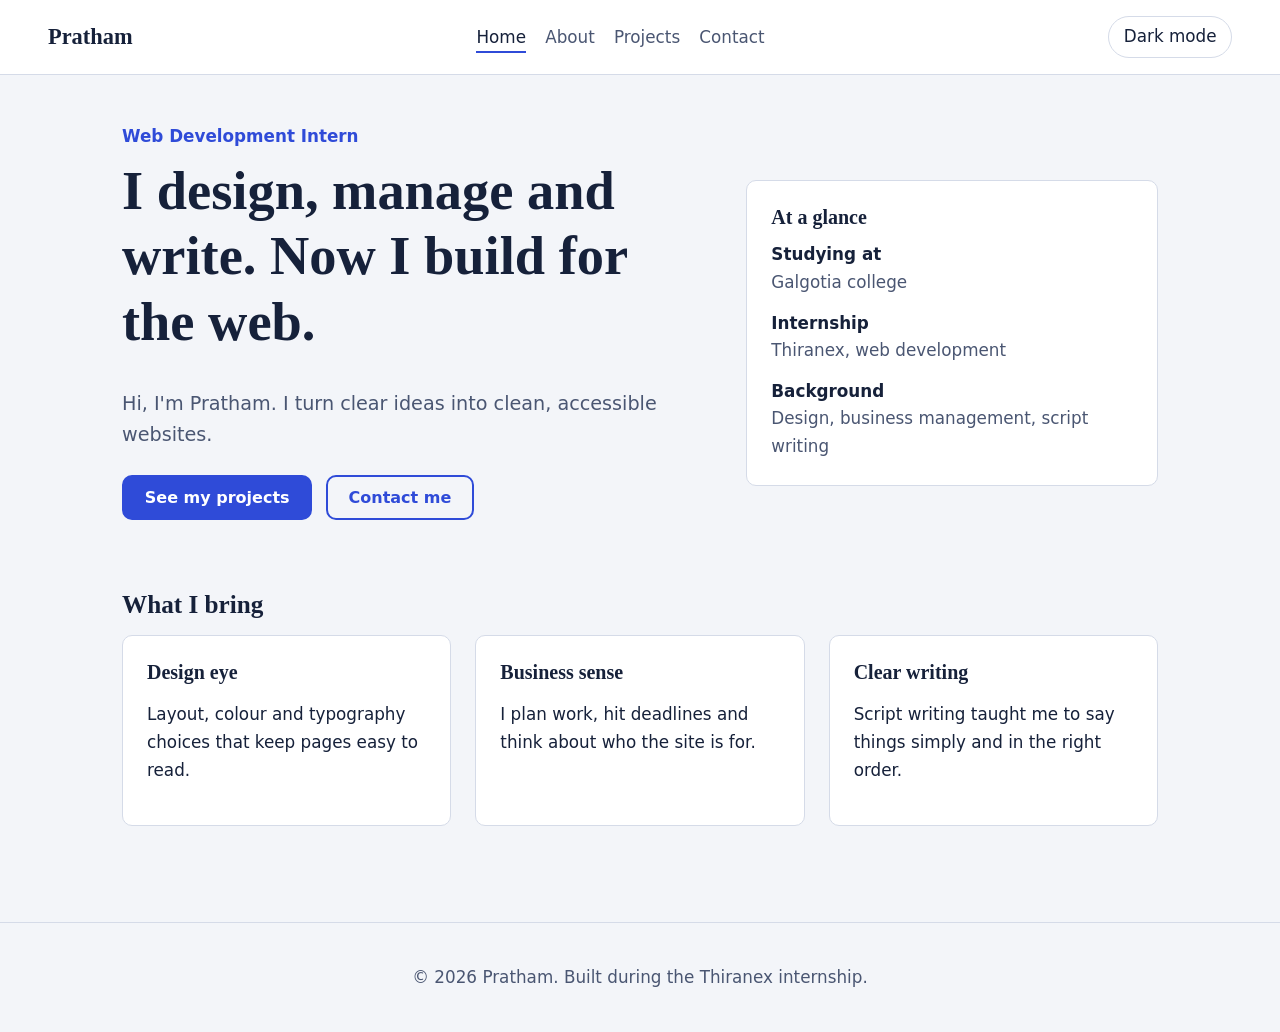
<file: index.html>
<!DOCTYPE html>
<html lang="en">
<head>
<meta charset="utf-8">
<meta name="viewport" content="width=device-width, initial-scale=1">
<title>Pratham | Web Development Intern portfolio</title>
<meta name="description" content="Portfolio of Pratham, a web development intern with a background in design, business management and script writing.">
<meta name="author" content="Pratham">
<meta property="og:title" content="Pratham | Web Development Intern portfolio">
<meta property="og:description" content="Portfolio of Pratham, a web development intern with a background in design, business management and script writing.">
<meta property="og:type" content="website">
<link rel="stylesheet" href="style.css">
<script defer src="script.js"></script>
</head>
<body>
<a class="skip" href="#main">Skip to main content</a>
<header class="site-header">
  <a class="brand" href="index.html" aria-label="Pratham, home">Pratham</a>
  <nav aria-label="Main navigation"><ul><li><a href="index.html" aria-current="page">Home</a></li><li><a href="about.html">About</a></li><li><a href="projects.html">Projects</a></li><li><a href="contact.html">Contact</a></li></ul></nav>
  <button id="theme" type="button" aria-pressed="false" aria-label="Dark mode">Dark mode</button>
</header>
<main id="main">
<section class="hero" aria-labelledby="h1">
  <div class="hero-text">
    <p class="kicker">Web Development Intern</p>
    <h1 id="h1">I design, manage and write. Now I build for the web.</h1>
    <p class="lead">Hi, I'm Pratham. I turn clear ideas into clean, accessible websites.</p>
    <p><a class="btn" href="projects.html">See my projects</a> <a class="btn ghost" href="contact.html">Contact me</a></p>
  </div>
  <aside class="card" aria-label="Quick facts">
    <h2>At a glance</h2>
    <dl>
      <dt>Studying at</dt><dd>Galgotia college</dd>
      <dt>Internship</dt><dd>Thiranex, web development</dd>
      <dt>Background</dt><dd>Design, business management, script writing</dd>
    </dl>
  </aside>
</section>
<section aria-labelledby="skills"><h2 id="skills">What I bring</h2>
  <div class="grid3">
    <article class="card"><h3>Design eye</h3><p>Layout, colour and typography choices that keep pages easy to read.</p></article>
    <article class="card"><h3>Business sense</h3><p>I plan work, hit deadlines and think about who the site is for.</p></article>
    <article class="card"><h3>Clear writing</h3><p>Script writing taught me to say things simply and in the right order.</p></article>
  </div>
</section>
</main>
<footer class="site-footer"><p>&copy; 2026 Pratham. Built during the Thiranex internship.</p></footer>
</body>
</html>
</file>
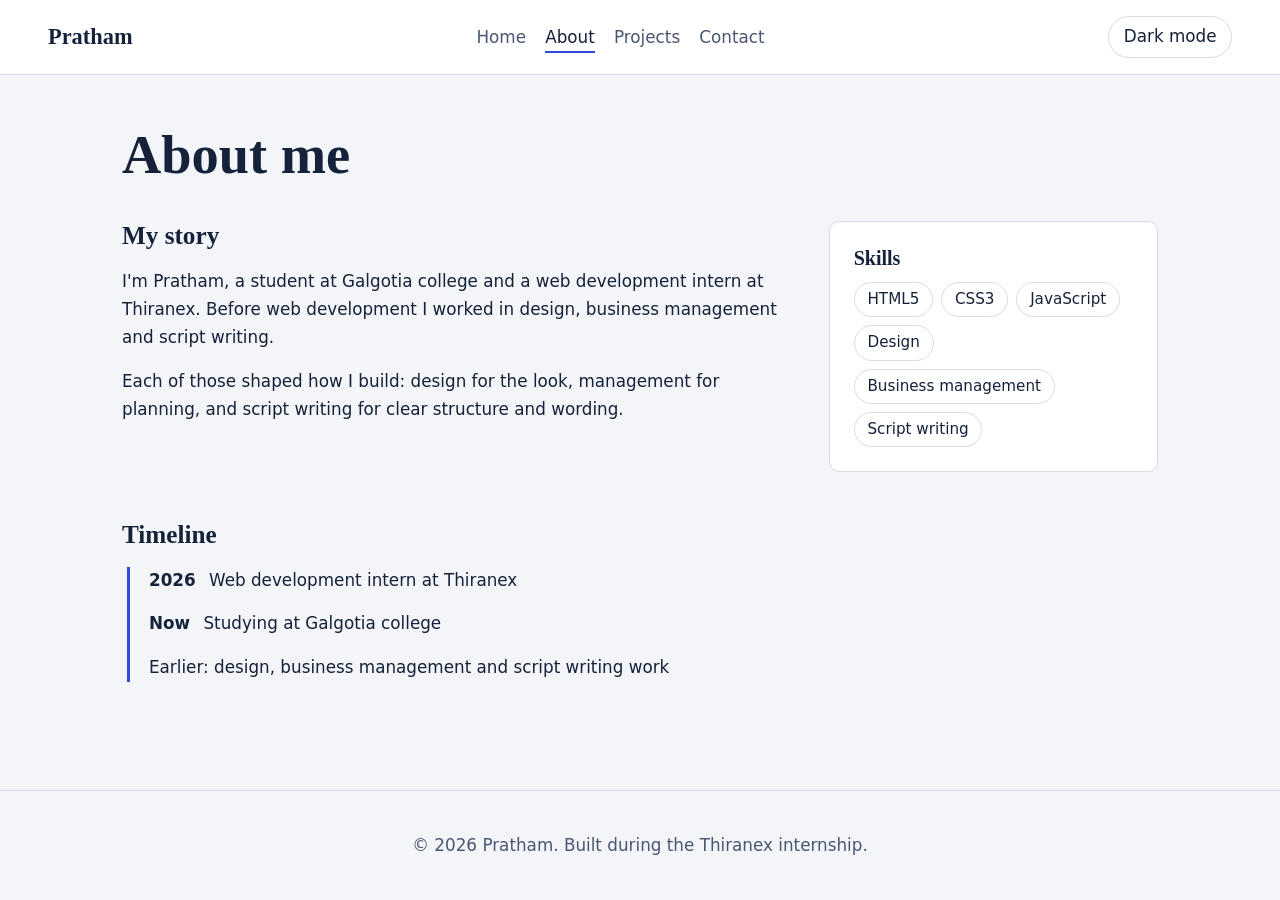
<file: about.html>
<!DOCTYPE html>
<html lang="en">
<head>
<meta charset="utf-8">
<meta name="viewport" content="width=device-width, initial-scale=1">
<title>About Pratham | Web Development Intern</title>
<meta name="description" content="About Pratham: background in design, business management and script writing, now learning web development.">
<meta name="author" content="Pratham">
<meta property="og:title" content="About Pratham | Web Development Intern">
<meta property="og:description" content="About Pratham: background in design, business management and script writing, now learning web development.">
<meta property="og:type" content="website">
<link rel="stylesheet" href="style.css">
<script defer src="script.js"></script>
</head>
<body>
<a class="skip" href="#main">Skip to main content</a>
<header class="site-header">
  <a class="brand" href="index.html" aria-label="Pratham, home">Pratham</a>
  <nav aria-label="Main navigation"><ul><li><a href="index.html">Home</a></li><li><a href="about.html" aria-current="page">About</a></li><li><a href="projects.html">Projects</a></li><li><a href="contact.html">Contact</a></li></ul></nav>
  <button id="theme" type="button" aria-pressed="false" aria-label="Dark mode">Dark mode</button>
</header>
<main id="main">
<section aria-labelledby="h1"><h1 id="h1">About me</h1>
<div class="two">
  <article>
    <h2>My story</h2>
    <p>I'm Pratham, a student at Galgotia college and a web development intern at Thiranex. Before web development I worked in design, business management and script writing.</p>
    <p>Each of those shaped how I build: design for the look, management for planning, and script writing for clear structure and wording.</p>
  </article>
  <aside class="card" aria-labelledby="sk"><h2 id="sk">Skills</h2>
    <ul class="tags"><li>HTML5</li><li>CSS3</li><li>JavaScript</li><li>Design</li><li>Business management</li><li>Script writing</li></ul>
  </aside>
</div></section>
<section aria-labelledby="tl"><h2 id="tl">Timeline</h2>
<ol class="timeline">
  <li><time datetime="2026">2026</time> Web development intern at Thiranex</li>
  <li><time datetime="2026">Now</time> Studying at Galgotia college</li>
  <li>Earlier: design, business management and script writing work</li>
</ol></section>
</main>
<footer class="site-footer"><p>&copy; 2026 Pratham. Built during the Thiranex internship.</p></footer>
</body>
</html>
</file>
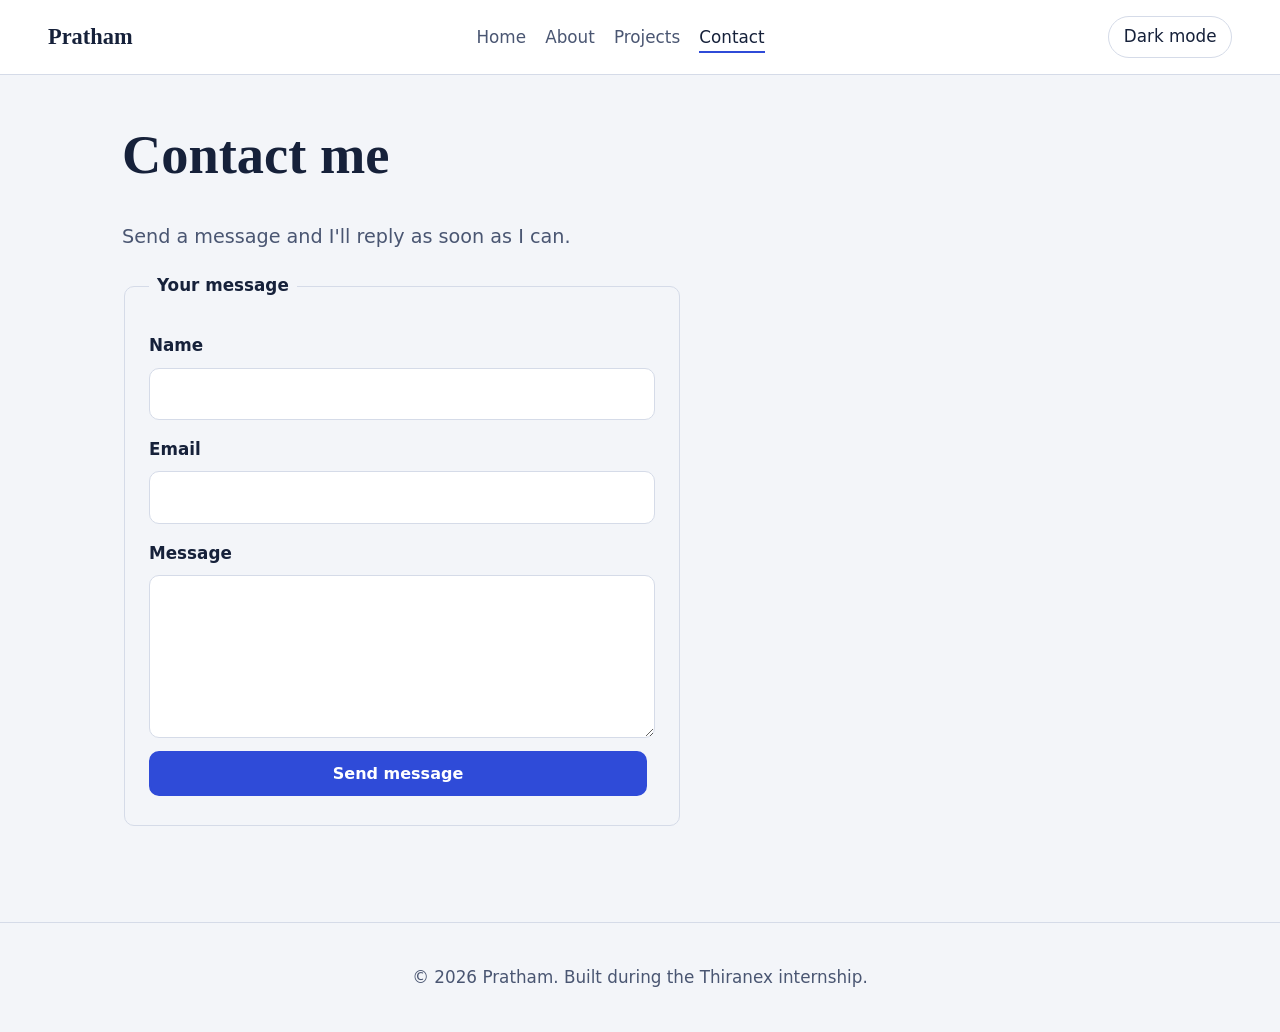
<file: contact.html>
<!DOCTYPE html>
<html lang="en">
<head>
<meta charset="utf-8">
<meta name="viewport" content="width=device-width, initial-scale=1">
<title>Contact Pratham | Web Development Intern</title>
<meta name="description" content="Get in touch with Pratham using the contact form.">
<meta name="author" content="Pratham">
<meta property="og:title" content="Contact Pratham | Web Development Intern">
<meta property="og:description" content="Get in touch with Pratham using the contact form.">
<meta property="og:type" content="website">
<link rel="stylesheet" href="style.css">
<script defer src="script.js"></script>
</head>
<body>
<a class="skip" href="#main">Skip to main content</a>
<header class="site-header">
  <a class="brand" href="index.html" aria-label="Pratham, home">Pratham</a>
  <nav aria-label="Main navigation"><ul><li><a href="index.html">Home</a></li><li><a href="about.html">About</a></li><li><a href="projects.html">Projects</a></li><li><a href="contact.html" aria-current="page">Contact</a></li></ul></nav>
  <button id="theme" type="button" aria-pressed="false" aria-label="Dark mode">Dark mode</button>
</header>
<main id="main">
<section aria-labelledby="h1"><h1 id="h1">Contact me</h1>
<p class="lead">Send a message and I'll reply as soon as I can.</p>
<form id="contact" novalidate aria-describedby="status">
  <fieldset><legend>Your message</legend>
    <label for="name">Name</label>
    <input id="name" name="name" type="text" autocomplete="name" required>
    <label for="email">Email</label>
    <input id="email" name="email" type="email" autocomplete="email" required>
    <label for="msg">Message</label>
    <textarea id="msg" name="msg" rows="5" required></textarea>
    <button class="btn" type="submit">Send message</button>
  </fieldset>
  <p id="status" role="status" aria-live="polite"></p>
</form></section>
</main>
<footer class="site-footer"><p>&copy; 2026 Pratham. Built during the Thiranex internship.</p></footer>
</body>
</html>
</file>
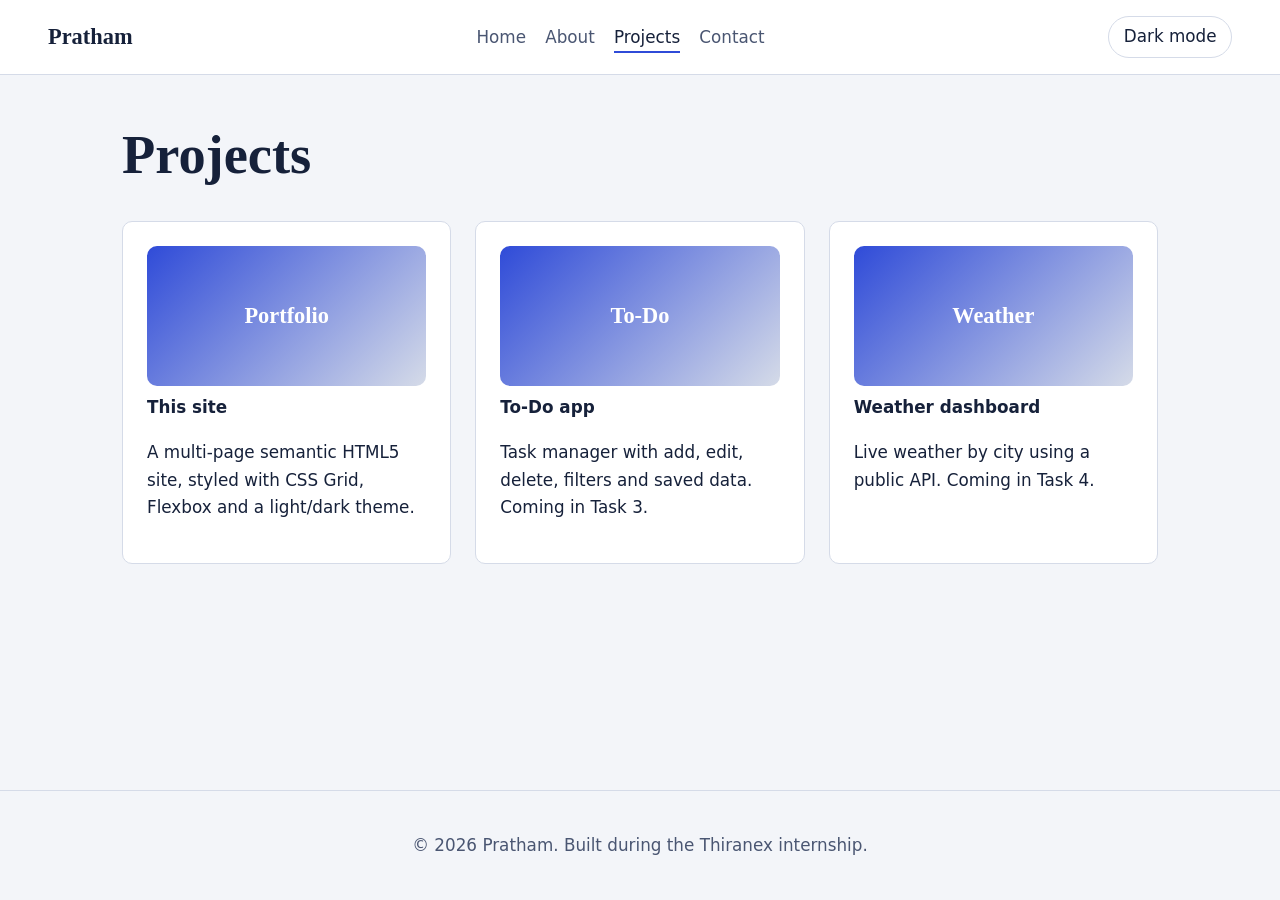
<file: projects.html>
<!DOCTYPE html>
<html lang="en">
<head>
<meta charset="utf-8">
<meta name="viewport" content="width=device-width, initial-scale=1">
<title>Projects | Pratham's portfolio</title>
<meta name="description" content="Projects built by Pratham during the Thiranex web development internship.">
<meta name="author" content="Pratham">
<meta property="og:title" content="Projects | Pratham's portfolio">
<meta property="og:description" content="Projects built by Pratham during the Thiranex web development internship.">
<meta property="og:type" content="website">
<link rel="stylesheet" href="style.css">
<script defer src="script.js"></script>
</head>
<body>
<a class="skip" href="#main">Skip to main content</a>
<header class="site-header">
  <a class="brand" href="index.html" aria-label="Pratham, home">Pratham</a>
  <nav aria-label="Main navigation"><ul><li><a href="index.html">Home</a></li><li><a href="about.html">About</a></li><li><a href="projects.html" aria-current="page">Projects</a></li><li><a href="contact.html">Contact</a></li></ul></nav>
  <button id="theme" type="button" aria-pressed="false" aria-label="Dark mode">Dark mode</button>
</header>
<main id="main">
<section aria-labelledby="h1"><h1 id="h1">Projects</h1>
<div class="grid3">
  <article class="card"><figure><div class="thumb" role="img" aria-label="Illustration of a portfolio page layout">Portfolio</div><figcaption>This site</figcaption></figure>
    <p>A multi-page semantic HTML5 site, styled with CSS Grid, Flexbox and a light/dark theme.</p></article>
  <article class="card"><figure><div class="thumb" role="img" aria-label="Illustration of a checklist">To-Do</div><figcaption>To-Do app</figcaption></figure>
    <p>Task manager with add, edit, delete, filters and saved data. Coming in Task 3.</p></article>
  <article class="card"><figure><div class="thumb" role="img" aria-label="Illustration of a weather icon">Weather</div><figcaption>Weather dashboard</figcaption></figure>
    <p>Live weather by city using a public API. Coming in Task 4.</p></article>
</div></section>
</main>
<footer class="site-footer"><p>&copy; 2026 Pratham. Built during the Thiranex internship.</p></footer>
</body>
</html>
</file>
<file: style.css>
:root{--bg:#f3f5f9;--surface:#fff;--ink:#16213a;--muted:#4a5672;--accent:#2f4bd8;--accent-ink:#fff;--line:#d5dbe8;--radius:10px;--gap:1.5rem;--font:"Inter",system-ui,-apple-system,"Segoe UI",sans-serif;--head:"Fraunces",Georgia,serif}
:root[data-theme="dark"]{--bg:#10162a;--surface:#1a2240;--ink:#eef1fb;--muted:#aab4d4;--accent:#8ea2ff;--accent-ink:#10162a;--line:#2e3862}
*{box-sizing:border-box}
body{margin:0;background:var(--bg);color:var(--ink);font:1.05rem/1.65 var(--font);display:flex;flex-direction:column;min-height:100vh}
h1,h2,h3{font-family:var(--head);line-height:1.2;margin:0 0 .6em}
h1{font-size:clamp(2rem,5vw,3.4rem);max-width:20ch}
a{color:var(--accent)}
:focus-visible{outline:3px solid var(--accent);outline-offset:3px}
.skip{position:absolute;left:-999px;top:0;background:var(--accent);color:var(--accent-ink);padding:.5rem 1rem}
.skip:focus{left:0;z-index:10}
.site-header{display:flex;flex-wrap:wrap;align-items:center;justify-content:space-between;gap:1rem;padding:1rem clamp(1rem,4vw,3rem);border-bottom:1px solid var(--line);background:var(--surface)}
.brand{font:700 1.4rem var(--head);text-decoration:none;color:var(--ink)}
nav ul{display:flex;gap:1.2rem;list-style:none;margin:0;padding:0}
nav a{text-decoration:none;color:var(--muted);padding:.3rem 0;border-bottom:2px solid transparent}
nav a:hover,nav a[aria-current="page"]{color:var(--ink);border-color:var(--accent)}
#theme{background:none;border:1px solid var(--line);color:var(--ink);padding:.4rem .9rem;border-radius:99px;cursor:pointer;font:inherit}
main{flex:1;width:min(1100px,100%);margin:0 auto;padding:clamp(1.5rem,4vw,3rem) clamp(1rem,4vw,2rem)}
section{margin-bottom:3rem}
.hero{display:grid;grid-template-columns:1.4fr 1fr;gap:3rem;align-items:center}
.kicker{color:var(--accent);font-weight:600;margin:0 0 .5rem}
.lead{color:var(--muted);font-size:1.2rem;max-width:50ch}
.btn{display:inline-block;background:var(--accent);color:var(--accent-ink);padding:.7rem 1.3rem;border-radius:var(--radius);border:2px solid var(--accent);font:600 1rem var(--font);text-decoration:none;cursor:pointer;margin:.3rem .5rem .3rem 0}
.btn.ghost{background:transparent;color:var(--accent)}
.card{background:var(--surface);border:1px solid var(--line);border-radius:var(--radius);padding:1.5rem}
.card h2,.card h3{font-size:1.25rem}
dl{margin:0}dt{font-weight:600;margin-top:.8rem}dd{margin:0;color:var(--muted)}
.grid3{display:grid;grid-template-columns:repeat(auto-fit,minmax(240px,1fr));gap:var(--gap)}
.two{display:grid;grid-template-columns:2fr 1fr;gap:3rem;align-items:start}
.tags{display:flex;flex-wrap:wrap;gap:.5rem;list-style:none;padding:0;margin:0}
.tags li{border:1px solid var(--line);border-radius:99px;padding:.25rem .8rem;font-size:.95rem}
.timeline{border-left:3px solid var(--accent);padding-left:1.2rem;list-style:none;margin-left:.3rem}
.timeline li{margin-bottom:1rem}.timeline time{font-weight:700;margin-right:.5rem}
figure{margin:0 0 1rem}figcaption{font-weight:600;margin-top:.5rem}
.thumb{display:grid;place-items:center;height:140px;border-radius:var(--radius);background:linear-gradient(135deg,var(--accent),var(--line));color:var(--accent-ink);font:700 1.4rem var(--head)}
form{max-width:560px}fieldset{border:1px solid var(--line);border-radius:var(--radius);padding:1.5rem;display:flex;flex-direction:column;gap:.5rem}
legend{padding:0 .5rem;font-weight:600}
label{font-weight:600;margin-top:.5rem}
input,textarea{font:inherit;padding:.7rem;border:1px solid var(--line);border-radius:var(--radius);background:var(--surface);color:var(--ink)}
input[aria-invalid="true"],textarea[aria-invalid="true"]{border-color:#d33;border-width:2px}
#status{margin-top:1rem;font-weight:600}
.site-footer{padding:1.5rem;text-align:center;color:var(--muted);border-top:1px solid var(--line)}
@media (max-width:760px){.hero,.two{grid-template-columns:1fr;gap:1.5rem}nav ul{gap:.8rem;flex-wrap:wrap}}
@media (prefers-reduced-motion:no-preference){.btn,nav a{transition:background .2s,color .2s,border-color .2s}}
</file>
